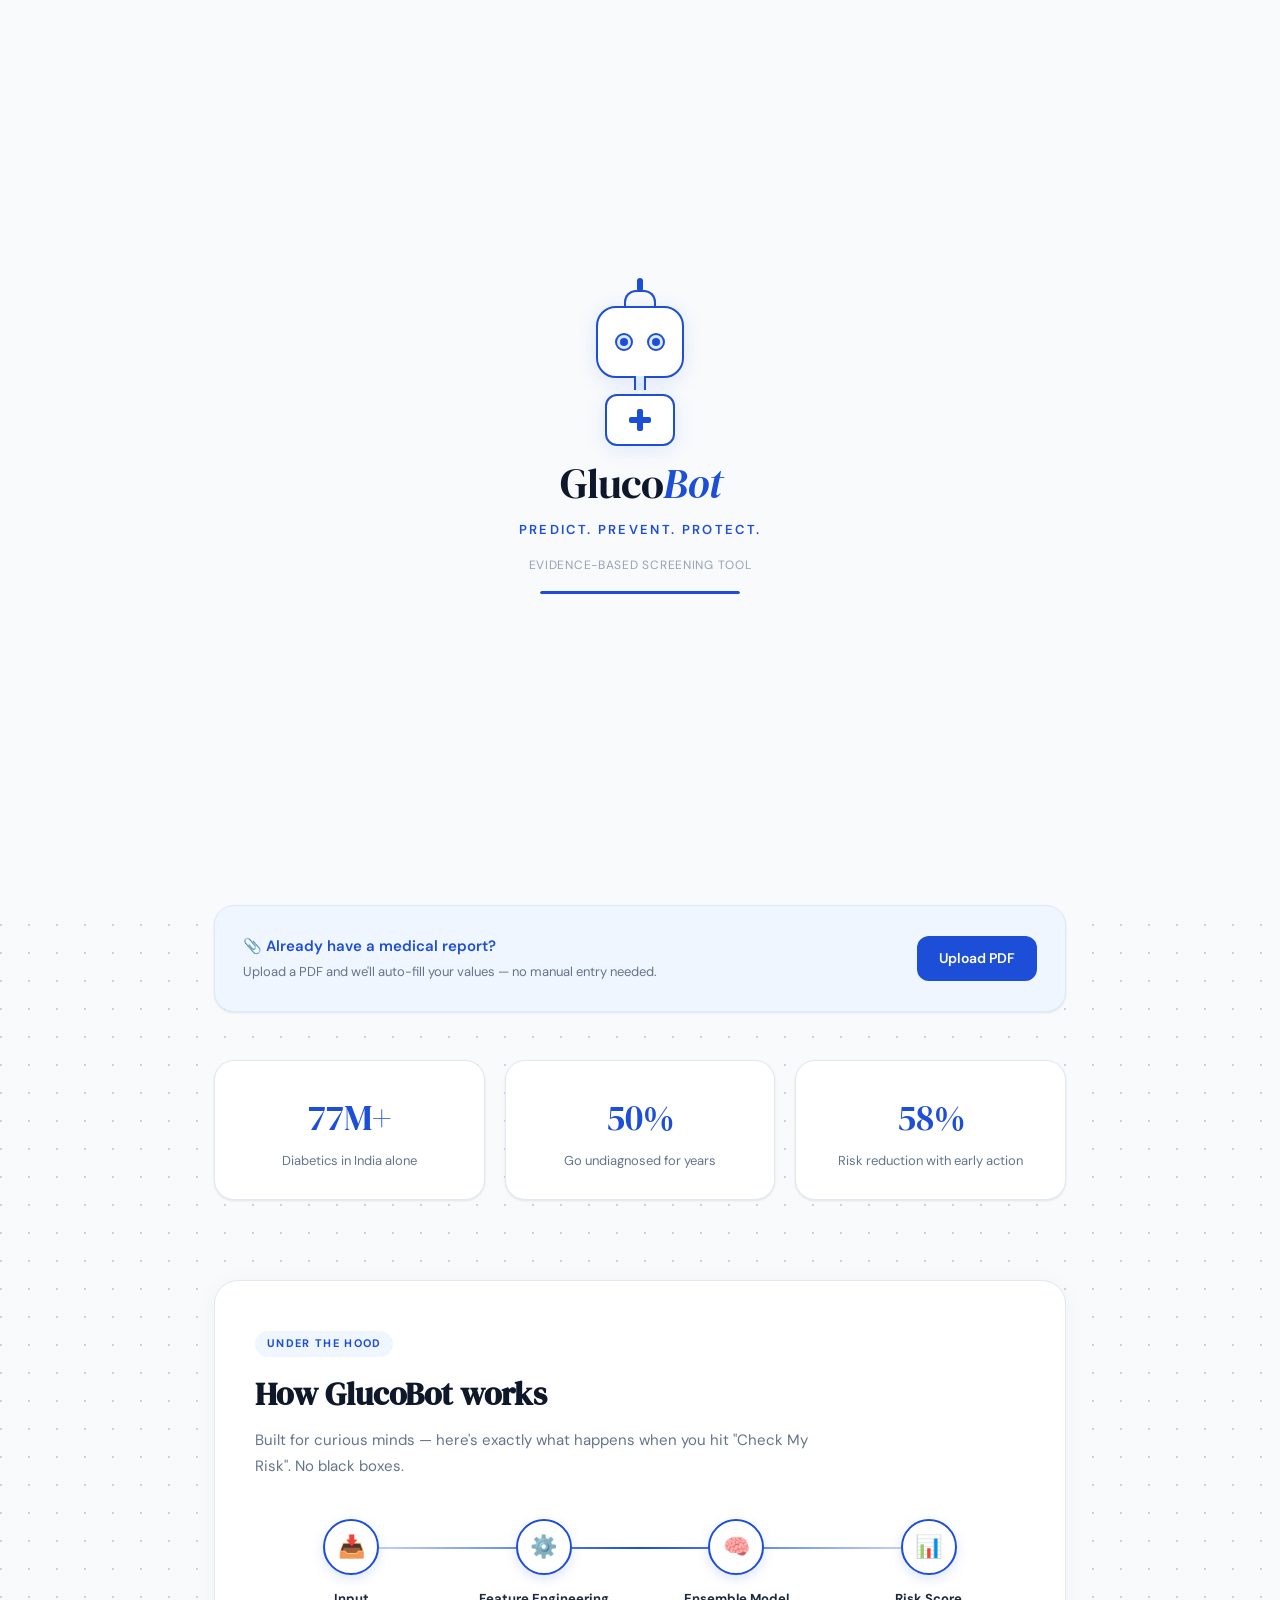
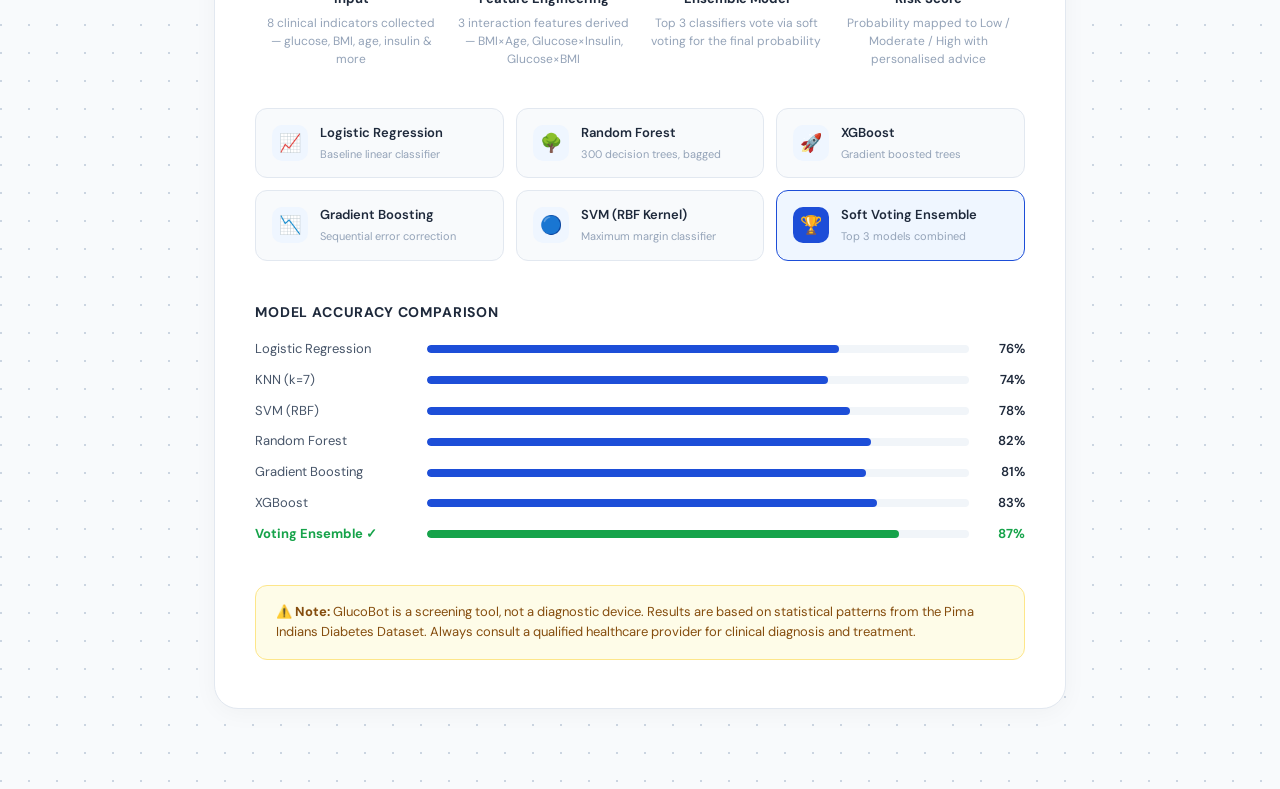
<file: frontend/index.html>
<!DOCTYPE html>
<html lang="en">
<head>
  <meta charset="UTF-8"/>
  <meta name="viewport" content="width=device-width, initial-scale=1.0"/>
  <title>GlucoBot — AI Diabetes Risk Assessment</title>
  <link rel="stylesheet" href="css/style.css"/>
  <style>
    #splash {
      position: fixed; inset: 0; z-index: 9999;
      background: #f8fafc;
      display: flex; flex-direction: column;
      align-items: center; justify-content: center;
      gap: 16px;
      transition: opacity 0.5s ease;
    }
    #splash.fade-out { opacity: 0; pointer-events: none; }

    .robot-wrap { position: relative; width: 120px; height: 140px; }
    .robot-head {
      width: 88px; height: 72px; background: #fff;
      border: 2.5px solid #1d4ed8; border-radius: 20px;
      position: absolute; top: 0; left: 50%; transform: translateX(-50%);
      display: flex; align-items: center; justify-content: center; gap: 14px;
      box-shadow: 0 4px 20px rgba(29,78,216,0.12);
    }
    .robot-head::before {
      content: ''; position: absolute; top: -18px; left: 50%; transform: translateX(-50%);
      width: 32px; height: 18px; border: 2.5px solid #1d4ed8;
      border-bottom: none; border-radius: 12px 12px 0 0;
    }
    .robot-head::after {
      content: ''; position: absolute; top: -30px; left: 50%; transform: translateX(-50%);
      width: 6px; height: 14px; background: #1d4ed8; border-radius: 3px;
    }
    .eye {
      width: 18px; height: 18px; background: #dbeafe;
      border: 2px solid #1d4ed8; border-radius: 50%;
      position: relative; overflow: hidden; animation: blink 3s infinite;
    }
    .eye::after {
      content: ''; width: 8px; height: 8px; background: #1d4ed8;
      border-radius: 50%; position: absolute; top: 3px; left: 3px;
    }
    @keyframes blink {
      0%, 92%, 100% { transform: scaleY(1); }
      95% { transform: scaleY(0.07); }
    }
    .eye:nth-child(2) { animation-delay: 0.08s; }
    .robot-body {
      width: 70px; height: 52px; background: #fff;
      border: 2.5px solid #1d4ed8; border-radius: 12px;
      position: absolute; bottom: 0; left: 50%; transform: translateX(-50%);
      display: flex; align-items: center; justify-content: center;
      box-shadow: 0 4px 20px rgba(29,78,216,0.1);
    }
    .cross { width: 22px; height: 22px; position: relative; }
    .cross::before, .cross::after {
      content: ''; position: absolute; background: #1d4ed8; border-radius: 2px;
    }
    .cross::before { width: 6px; height: 22px; left: 8px; top: 0; }
    .cross::after  { width: 22px; height: 6px; left: 0; top: 8px; }
    .robot-neck {
      width: 12px; height: 14px; background: #dbeafe;
      border-left: 2px solid #1d4ed8; border-right: 2px solid #1d4ed8;
      position: absolute; top: 70px; left: 50%; transform: translateX(-50%);
    }
    .splash-title {
      font-family: 'DM Serif Display', serif;
      font-size: 42px; color: #0f172a; letter-spacing: -1px; line-height: 1;
    }
    .splash-title span { color: #1d4ed8; font-style: italic; }
    .splash-tagline {
      font-family: 'DM Sans', sans-serif;
      font-size: 13px; color: #1d4ed8; font-weight: 600;
      letter-spacing: 0.18em; text-transform: uppercase;
    }
    .splash-sub {
      font-size: 12px; color: #94a3b8; font-weight: 400;
      letter-spacing: 0.06em; text-transform: uppercase;
    }
    .splash-bar {
      width: 200px; height: 3px; background: #e2e8f0;
      border-radius: 99px; overflow: hidden;
    }
    .splash-bar-fill {
      height: 100%; width: 0%; background: #1d4ed8;
      border-radius: 99px; animation: load 2.2s ease forwards;
    }
    @keyframes load { to { width: 100%; } }

    body {
      background-color: #f8fafc;
      background-image: radial-gradient(circle at 1px 1px, #cbd5e1 1px, transparent 0);
      background-size: 28px 28px;
    }

    .hero-grid {
      display: grid; grid-template-columns: 1fr 1fr;
      gap: 48px; align-items: center; padding: 48px 0 56px;
    }
    .hero-visual { display: flex; justify-content: center; align-items: center; }
    .metric-stack { position: relative; width: 300px; height: 300px; }
    .metric-card {
      position: absolute; background: #fff; border: 1px solid #e2e8f0;
      border-radius: 16px; padding: 18px 22px;
      box-shadow: 0 8px 32px rgba(0,0,0,0.08);
      animation: float 4s ease-in-out infinite;
    }
    .metric-card:nth-child(1) { top: 0; left: 0; width: 160px; animation-delay: 0s; }
    .metric-card:nth-child(2) { top: 50px; right: 0; width: 140px; animation-delay: 0.8s; }
    .metric-card:nth-child(3) { bottom: 30px; left: 20px; width: 170px; animation-delay: 1.6s; }
    @keyframes float {
      0%,100% { transform: translateY(0px); }
      50%      { transform: translateY(-10px); }
    }
    .metric-val {
      font-family: 'DM Serif Display', serif;
      font-size: 32px; color: #1d4ed8; line-height: 1;
    }
    .metric-lbl { font-size: 12px; color: #94a3b8; margin-top: 4px; font-weight: 500; }
    .metric-icon { font-size: 22px; margin-bottom: 8px; }
    .metric-trend {
      display: inline-flex; align-items: center; gap: 3px;
      font-size: 11px; font-weight: 600;
      padding: 2px 7px; border-radius: 99px; margin-top: 6px;
    }
    .metric-trend.up { background: #f0fdf4; color: #16a34a; }

    .navbar-brand .logo-icon {
      background: #1d4ed8; color: white; font-size: 20px;
      width: 38px; height: 38px; border-radius: 10px;
      display: flex; align-items: center; justify-content: center;
      box-shadow: 0 2px 8px rgba(29,78,216,0.3);
    }

    /* How it works section */
    .how-section {
      margin-top: 80px;
      padding: 48px 40px;
      background: #fff;
      border: 1px solid #e2e8f0;
      border-radius: 24px;
      box-shadow: 0 4px 24px rgba(0,0,0,0.04);
    }
    .how-section-tag {
      display: inline-block;
      font-size: 11px; font-weight: 700; letter-spacing: 0.12em;
      text-transform: uppercase; color: #1d4ed8;
      background: #eff6ff; padding: 4px 12px;
      border-radius: 99px; margin-bottom: 12px;
    }
    .how-section h2 {
      font-family: 'DM Serif Display', serif;
      font-size: 32px; color: #0f172a; margin-bottom: 8px;
    }
    .how-section .sub {
      font-size: 15px; color: #64748b; max-width: 560px; line-height: 1.7;
      margin-bottom: 40px;
    }
    .pipeline-steps {
      display: grid; grid-template-columns: repeat(4, 1fr);
      gap: 0; position: relative;
    }
    .pipeline-steps::before {
      content: '';
      position: absolute; top: 28px; left: 10%; right: 10%;
      height: 2px; background: linear-gradient(90deg, #dbeafe, #1d4ed8, #dbeafe);
      z-index: 0;
    }
    .pipeline-step { text-align: center; position: relative; z-index: 1; padding: 0 8px; }
    .step-circle {
      width: 56px; height: 56px; border-radius: 50%;
      background: #fff; border: 2px solid #1d4ed8;
      display: flex; align-items: center; justify-content: center;
      margin: 0 auto 14px; font-size: 22px;
      box-shadow: 0 4px 12px rgba(29,78,216,0.15);
    }
    .step-title { font-size: 13px; font-weight: 700; color: #1e293b; margin-bottom: 4px; }
    .step-desc  { font-size: 12px; color: #94a3b8; line-height: 1.5; }

    .models-grid {
      display: grid; grid-template-columns: repeat(3, 1fr);
      gap: 12px; margin-top: 40px;
    }
    .model-chip {
      background: #f8fafc; border: 1px solid #e2e8f0;
      border-radius: 12px; padding: 14px 16px;
      display: flex; align-items: center; gap: 12px;
    }
    .model-chip-icon {
      width: 36px; height: 36px; border-radius: 10px;
      background: #eff6ff; display: flex; align-items: center;
      justify-content: center; font-size: 18px; flex-shrink: 0;
    }
    .model-chip-name { font-size: 13px; font-weight: 600; color: #1e293b; }
    .model-chip-desc { font-size: 11px; color: #94a3b8; margin-top: 2px; }
    .model-chip.winner { border-color: #1d4ed8; background: #eff6ff; }
    .model-chip.winner .model-chip-icon { background: #1d4ed8; }

    .accuracy-bar-wrap { margin-top: 40px; }
    .accuracy-bar-wrap h3 {
      font-size: 14px; font-weight: 700; color: #1e293b;
      margin-bottom: 16px; text-transform: uppercase; letter-spacing: 0.06em;
    }
    .acc-row { display: flex; align-items: center; gap: 12px; margin-bottom: 10px; }
    .acc-label { font-size: 13px; color: #475569; width: 160px; flex-shrink: 0; }
    .acc-bar-bg {
      flex: 1; height: 8px; background: #f1f5f9;
      border-radius: 99px; overflow: hidden;
    }
    .acc-bar-fill {
      height: 100%; border-radius: 99px; background: #1d4ed8;
      transition: width 1s ease;
    }
    .acc-bar-fill.winner { background: #16a34a; }
    .acc-val { font-size: 13px; font-weight: 600; color: #1e293b; width: 44px; text-align: right; }

    .disclaimer-box {
      margin-top: 40px; padding: 16px 20px;
      background: #fefce8; border: 1px solid #fde68a;
      border-radius: 12px; font-size: 13px; color: #854d0e; line-height: 1.6;
    }

    @media (max-width: 768px) {
      .hero-grid { grid-template-columns: 1fr; }
      .hero-visual { display: none; }
      .pipeline-steps { grid-template-columns: 1fr 1fr; gap: 24px; }
      .pipeline-steps::before { display: none; }
      .models-grid { grid-template-columns: 1fr 1fr; }
      .how-section { padding: 32px 20px; }
    }
  </style>
</head>
<body>

  <!-- Splash -->
  <div id="splash">
    <div class="robot-wrap">
      <div class="robot-head">
        <div class="eye"></div>
        <div class="eye"></div>
      </div>
      <div class="robot-neck"></div>
      <div class="robot-body"><div class="cross"></div></div>
    </div>
    <div class="splash-title">Gluco<span>Bot</span></div>
    <div class="splash-tagline">Predict. Prevent. Protect.</div>
    <div class="splash-sub">Evidence-Based Screening Tool</div>
    <div class="splash-bar"><div class="splash-bar-fill"></div></div>
  </div>

  <!-- Navbar -->
  <nav class="navbar">
    <div class="navbar-brand">
      <div class="logo-icon">🩺</div>
      <span>GlucoBot</span>
    </div>
    <ul class="navbar-nav">
      <li><a href="index.html" class="active">Home</a></li>
      <li><a href="scan.html">Risk Scan</a></li>
      <li><a href="chat.html">AI Chat</a></li>
    </ul>
  </nav>

  <div class="page">

    <!-- Hero -->
    <div class="hero-grid">
      <div>
        <div class="badge badge-blue mb-16">Evidence-Based Screening Tool</div>
        <h1 class="display">Early detection<br><em>saves lives.</em></h1>
        <p class="lead mt-16" style="max-width:460px;">
          Over 77 million Indians live with diabetes — most don't know it yet.
          GlucoBot screens your risk in under a minute using clinically validated indicators,
          and tells you what to do next.
        </p>
        <div class="flex gap-12 mt-32">
          <a href="scan.html" class="btn btn-primary btn-lg">Check My Risk →</a>
          <a href="chat.html" class="btn btn-secondary btn-lg">Talk to AI Assistant</a>
        </div>
      </div>

      <div class="hero-visual">
        <div class="metric-stack">
          <div class="metric-card">
            <div class="metric-icon">🩸</div>
            <div class="metric-val">77M+</div>
            <div class="metric-lbl">Indians with diabetes</div>
            <div class="metric-trend up">↑ Rising each year</div>
          </div>
          <div class="metric-card">
            <div class="metric-icon">⚡</div>
            <div class="metric-val">&lt;1min</div>
            <div class="metric-lbl">To get your result</div>
          </div>
          <div class="metric-card">
            <div class="metric-icon">🛡️</div>
            <div class="metric-val">58%</div>
            <div class="metric-lbl">Risk drop with early action</div>
            <div class="metric-trend up">↑ Clinically proven</div>
          </div>
        </div>
      </div>
    </div>

    <div class="divider"></div>

    <!-- Feature cards -->
    <div style="display:grid; grid-template-columns:repeat(3,1fr); gap:20px; margin-top:32px;">
      <a href="scan.html" class="card card-hover" style="display:block;">
        <div style="font-size:32px; margin-bottom:14px;">🔬</div>
        <div style="font-weight:600; font-size:16px; margin-bottom:6px;">Risk Screening</div>
        <div style="font-size:14px; color:var(--gray-500); line-height:1.6;">
          Answer a few health questions and get your personalised diabetes risk score instantly.
        </div>
      </a>
      <a href="chat.html" class="card card-hover" style="display:block;">
        <div style="font-size:32px; margin-bottom:14px;">💬</div>
        <div style="font-weight:600; font-size:16px; margin-bottom:6px;">Health Assistant</div>
        <div style="font-size:14px; color:var(--gray-500); line-height:1.6;">
          Get plain-language answers about your results, symptoms, diet, and next steps.
        </div>
      </a>
      <div class="card" style="opacity:0.65;">
        <div style="font-size:32px; margin-bottom:14px;">📄</div>
        <div style="font-weight:600; font-size:16px; margin-bottom:6px;">Health Report</div>
        <div style="font-size:14px; color:var(--gray-500); line-height:1.6;">
          Download a full PDF report with your results and personalised recommendations.
        </div>
      </div>
    </div>

    <!-- Upload PDF -->
    <div class="card mt-32" style="background:var(--blue-pale); border-color:var(--blue-mid);">
      <div class="flex items-center justify-between">
        <div>
          <div style="font-weight:600; font-size:15px; color:var(--blue); margin-bottom:4px;">
            📎 Already have a medical report?
          </div>
          <div style="font-size:13px; color:var(--gray-500);">
            Upload a PDF and we'll auto-fill your values — no manual entry needed.
          </div>
        </div>
        <label class="btn btn-primary" style="cursor:pointer;">
          Upload PDF
          <input type="file" id="pdfUpload" accept=".pdf" style="display:none"/>
        </label>
      </div>
      <div id="pdfAlert" class="alert mt-12"></div>
    </div>

    <!-- Medical stats strip -->
    <div style="display:grid; grid-template-columns:repeat(3,1fr); gap:20px; margin-top:48px; text-align:center;">
      <div class="card">
        <div style="font-family:var(--font-serif); font-size:36px; color:var(--blue);">77M+</div>
        <div style="font-size:13px; color:var(--gray-500); margin-top:4px;">Diabetics in India alone</div>
      </div>
      <div class="card">
        <div style="font-family:var(--font-serif); font-size:36px; color:var(--blue);">50%</div>
        <div style="font-size:13px; color:var(--gray-500); margin-top:4px;">Go undiagnosed for years</div>
      </div>
      <div class="card">
        <div style="font-family:var(--font-serif); font-size:36px; color:var(--blue);">58%</div>
        <div style="font-size:13px; color:var(--gray-500); margin-top:4px;">Risk reduction with early action</div>
      </div>
    </div>

    <!-- ── How GlucoBot Works (for tech folks) ── -->
    <div class="how-section">
      <div class="how-section-tag">Under the Hood</div>
      <h2>How GlucoBot works</h2>
      <p class="sub">
        Built for curious minds — here's exactly what happens when you hit "Check My Risk".
        No black boxes.
      </p>

      <!-- Pipeline -->
      <div class="pipeline-steps">
        <div class="pipeline-step">
          <div class="step-circle">📥</div>
          <div class="step-title">Input</div>
          <div class="step-desc">8 clinical indicators collected — glucose, BMI, age, insulin & more</div>
        </div>
        <div class="pipeline-step">
          <div class="step-circle">⚙️</div>
          <div class="step-title">Feature Engineering</div>
          <div class="step-desc">3 interaction features derived — BMI×Age, Glucose×Insulin, Glucose×BMI</div>
        </div>
        <div class="pipeline-step">
          <div class="step-circle">🧠</div>
          <div class="step-title">Ensemble Model</div>
          <div class="step-desc">Top 3 classifiers vote via soft voting for the final probability</div>
        </div>
        <div class="pipeline-step">
          <div class="step-circle">📊</div>
          <div class="step-title">Risk Score</div>
          <div class="step-desc">Probability mapped to Low / Moderate / High with personalised advice</div>
        </div>
      </div>

      <!-- Models grid -->
      <div class="models-grid">
        <div class="model-chip">
          <div class="model-chip-icon">📈</div>
          <div>
            <div class="model-chip-name">Logistic Regression</div>
            <div class="model-chip-desc">Baseline linear classifier</div>
          </div>
        </div>
        <div class="model-chip">
          <div class="model-chip-icon">🌳</div>
          <div>
            <div class="model-chip-name">Random Forest</div>
            <div class="model-chip-desc">300 decision trees, bagged</div>
          </div>
        </div>
        <div class="model-chip">
          <div class="model-chip-icon">🚀</div>
          <div>
            <div class="model-chip-name">XGBoost</div>
            <div class="model-chip-desc">Gradient boosted trees</div>
          </div>
        </div>
        <div class="model-chip">
          <div class="model-chip-icon">📉</div>
          <div>
            <div class="model-chip-name">Gradient Boosting</div>
            <div class="model-chip-desc">Sequential error correction</div>
          </div>
        </div>
        <div class="model-chip">
          <div class="model-chip-icon">🔵</div>
          <div>
            <div class="model-chip-name">SVM (RBF Kernel)</div>
            <div class="model-chip-desc">Maximum margin classifier</div>
          </div>
        </div>
        <div class="model-chip winner">
          <div class="model-chip-icon">🏆</div>
          <div>
            <div class="model-chip-name">Soft Voting Ensemble</div>
            <div class="model-chip-desc">Top 3 models combined</div>
          </div>
        </div>
      </div>

      <!-- Accuracy bars -->
      <div class="accuracy-bar-wrap">
        <h3>Model Accuracy Comparison</h3>
        <div class="acc-row">
          <div class="acc-label">Logistic Regression</div>
          <div class="acc-bar-bg"><div class="acc-bar-fill" style="width:76%"></div></div>
          <div class="acc-val">76%</div>
        </div>
        <div class="acc-row">
          <div class="acc-label">KNN (k=7)</div>
          <div class="acc-bar-bg"><div class="acc-bar-fill" style="width:74%"></div></div>
          <div class="acc-val">74%</div>
        </div>
        <div class="acc-row">
          <div class="acc-label">SVM (RBF)</div>
          <div class="acc-bar-bg"><div class="acc-bar-fill" style="width:78%"></div></div>
          <div class="acc-val">78%</div>
        </div>
        <div class="acc-row">
          <div class="acc-label">Random Forest</div>
          <div class="acc-bar-bg"><div class="acc-bar-fill" style="width:82%"></div></div>
          <div class="acc-val">82%</div>
        </div>
        <div class="acc-row">
          <div class="acc-label">Gradient Boosting</div>
          <div class="acc-bar-bg"><div class="acc-bar-fill" style="width:81%"></div></div>
          <div class="acc-val">81%</div>
        </div>
        <div class="acc-row">
          <div class="acc-label">XGBoost</div>
          <div class="acc-bar-bg"><div class="acc-bar-fill" style="width:83%"></div></div>
          <div class="acc-val">83%</div>
        </div>
        <div class="acc-row">
          <div class="acc-label" style="font-weight:700; color:#16a34a;">Voting Ensemble ✓</div>
          <div class="acc-bar-bg"><div class="acc-bar-fill winner" style="width:87%"></div></div>
          <div class="acc-val" style="color:#16a34a; font-weight:700;">87%</div>
        </div>
      </div>

      <!-- Tech disclaimer -->
      <div class="disclaimer-box">
        ⚠️ <strong>Note:</strong> GlucoBot is a screening tool, not a diagnostic device.
        Results are based on statistical patterns from the Pima Indians Diabetes Dataset.
        Always consult a qualified healthcare provider for clinical diagnosis and treatment.
      </div>
    </div>

  </div>

  <script>
    const API = "https://glucobot-api.onrender.com";

    window.addEventListener("load", () => {
      setTimeout(() => {
        const s = document.getElementById("splash");
        s.classList.add("fade-out");
        setTimeout(() => s.remove(), 500);
      }, 2600);
    });

    document.getElementById("pdfUpload").addEventListener("change", async (e) => {
      const file = e.target.files[0];
      if (!file) return;
      const alertEl = document.getElementById("pdfAlert");
      alertEl.className = "alert alert-info show mt-12";
      alertEl.textContent = "Reading PDF...";
      const form = new FormData();
      form.append("file", file);
      try {
        const res = await fetch(`${API}/parse-pdf`, { method: "POST", body: form });
        const data = await res.json();
        if (data.success) {
          localStorage.setItem("glucobot_prefill", JSON.stringify(data.values));
          alertEl.className = "alert alert-success show mt-12";
          alertEl.textContent = "✅ Values extracted! Redirecting to Risk Scan...";
          setTimeout(() => window.location.href = "scan.html", 1200);
        } else {
          alertEl.className = "alert alert-warning show mt-12";
          alertEl.textContent = "⚠️ " + data.error;
        }
      } catch {
        alertEl.className = "alert alert-danger show mt-12";
        alertEl.textContent = "❌ Could not connect to backend.";
      }
    });
  </script>

</body>
</html>
</file>
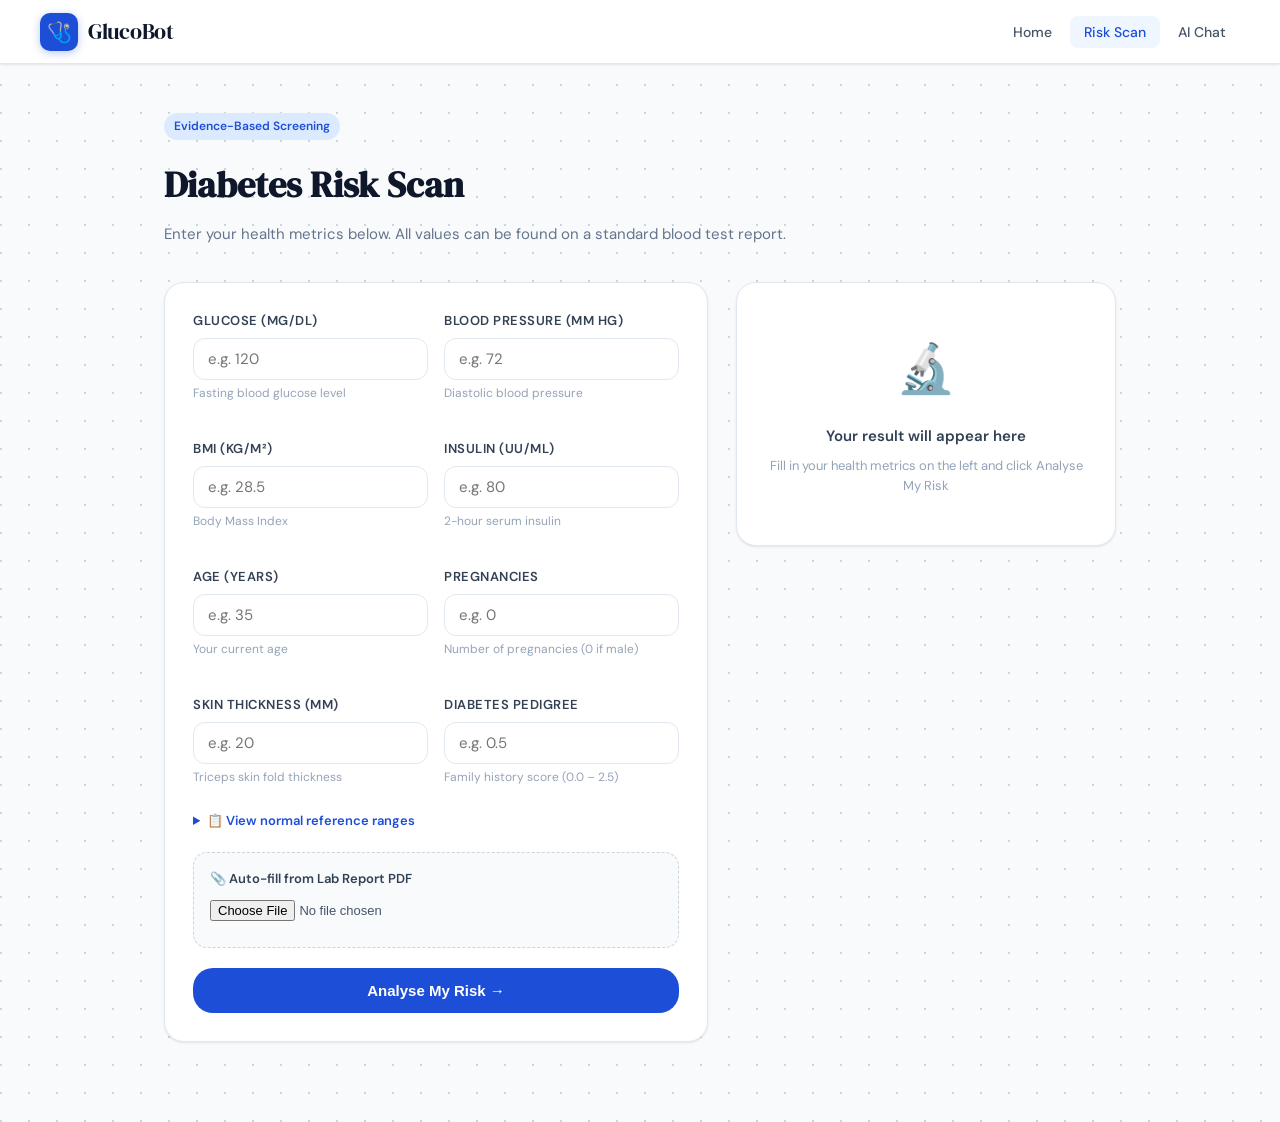
<file: frontend/scan.html>
<!DOCTYPE html>
<html lang="en">
<head>
  <meta charset="UTF-8"/>
  <meta name="viewport" content="width=device-width, initial-scale=1.0"/>
  <title>GlucoBot — Risk Scan</title>
  <link rel="stylesheet" href="css/style.css"/>
  <style>
    body {
      background-color: #f8fafc;
      background-image: radial-gradient(circle at 1px 1px, #cbd5e1 1px, transparent 0);
      background-size: 28px 28px;
    }
    .navbar-brand .logo-icon {
      background: #1d4ed8; color: white; font-size: 20px;
      width: 38px; height: 38px; border-radius: 10px;
      display: flex; align-items: center; justify-content: center;
      box-shadow: 0 2px 8px rgba(29,78,216,0.3);
    }

    /* Gauge */
    .gauge-container {
      display: none;
      flex-direction: column; align-items: center;
      padding: 32px 0 16px;
    }
    .gauge-container.show { display: flex; }
    #gaugeCanvas { width: 220px; height: 220px; }
    .gauge-label {
      margin-top: 8px; font-size: 12px; font-weight: 700;
      text-transform: uppercase; letter-spacing: 0.1em; color: var(--gray-400);
    }

    /* Result block */
    .result-block {
      display: none; border-radius: 20px;
      padding: 28px; text-align: center; margin-top: 24px;
    }
    .result-block.show { display: block; }
    .result-block.low    { background: #f0fdf4; border: 1px solid #bbf7d0; }
    .result-block.medium { background: #fefce8; border: 1px solid #fde68a; }
    .result-block.high   { background: #fef2f2; border: 1px solid #fecaca; }
    .result-pct {
      font-family: var(--font-serif); font-size: 72px; line-height: 1;
      margin-bottom: 6px;
    }
    .result-block.low    .result-pct { color: #16a34a; }
    .result-block.medium .result-pct { color: #ca8a04; }
    .result-block.high   .result-pct { color: #dc2626; }
    .result-label {
      font-size: 14px; font-weight: 700; text-transform: uppercase;
      letter-spacing: 0.1em; opacity: 0.7; margin-bottom: 16px;
    }
    .result-desc { font-size: 14px; line-height: 1.7; max-width: 340px; margin: 0 auto 20px; }

    /* Ref ranges tooltip */
    .ref-table { width: 100%; border-collapse: collapse; margin-top: 8px; }
    .ref-table td {
      padding: 7px 10px; font-size: 12px;
      border-bottom: 1px solid var(--gray-100);
    }
    .ref-table tr:last-child td { border-bottom: none; }
    .ref-table td:first-child { color: var(--gray-500); }
    .ref-table td:last-child { color: var(--gray-700); font-weight: 500; text-align: right; }
  </style>
</head>
<body>

  <nav class="navbar">
    <div class="navbar-brand">
      <div class="logo-icon">🩺</div>
      <span>GlucoBot</span>
    </div>
    <ul class="navbar-nav">
      <li><a href="index.html">Home</a></li>
      <li><a href="scan.html" class="active">Risk Scan</a></li>
      <li><a href="chat.html">AI Chat</a></li>
    </ul>
  </nav>

  <div style="max-width:1000px; margin:0 auto; padding:48px 24px 80px;">

    <div class="badge badge-blue mb-16">Evidence-Based Screening</div>
    <h1 style="font-family:var(--font-serif); font-size:36px; color:var(--gray-900); margin-bottom:8px;">
      Diabetes Risk Scan
    </h1>
    <p style="font-size:15px; color:var(--gray-500); margin-bottom:36px;">
      Enter your health metrics below. All values can be found on a standard blood test report.
    </p>

    <div style="display:grid; grid-template-columns:1fr 380px; gap:28px; align-items:start;">

      <!-- Left: Form -->
      <div class="card">
        <div id="formAlert" class="alert mb-16"></div>

        <div class="form-grid">
          <div class="form-group">
            <label class="form-label">Glucose (mg/dL)</label>
            <input type="number" id="glucose" class="form-input" placeholder="e.g. 120" min="0" max="300"/>
            <div class="form-hint">Fasting blood glucose level</div>
          </div>
          <div class="form-group">
            <label class="form-label">Blood Pressure (mm Hg)</label>
            <input type="number" id="bp" class="form-input" placeholder="e.g. 72" min="0" max="180"/>
            <div class="form-hint">Diastolic blood pressure</div>
          </div>
          <div class="form-group">
            <label class="form-label">BMI (kg/m²)</label>
            <input type="number" id="bmi" class="form-input" placeholder="e.g. 28.5" step="0.1" min="0" max="70"/>
            <div class="form-hint">Body Mass Index</div>
          </div>
          <div class="form-group">
            <label class="form-label">Insulin (uU/mL)</label>
            <input type="number" id="insulin" class="form-input" placeholder="e.g. 80" min="0" max="900"/>
            <div class="form-hint">2-hour serum insulin</div>
          </div>
          <div class="form-group">
            <label class="form-label">Age (years)</label>
            <input type="number" id="age" class="form-input" placeholder="e.g. 35" min="1" max="120"/>
            <div class="form-hint">Your current age</div>
          </div>
          <div class="form-group">
            <label class="form-label">Pregnancies</label>
            <input type="number" id="pregnancies" class="form-input" placeholder="e.g. 0" min="0" max="20"/>
            <div class="form-hint">Number of pregnancies (0 if male)</div>
          </div>
          <div class="form-group">
            <label class="form-label">Skin Thickness (mm)</label>
            <input type="number" id="skin" class="form-input" placeholder="e.g. 20" min="0" max="100"/>
            <div class="form-hint">Triceps skin fold thickness</div>
          </div>
          <div class="form-group">
            <label class="form-label">Diabetes Pedigree</label>
            <input type="number" id="dpf" class="form-input" placeholder="e.g. 0.5" step="0.001" min="0" max="3"/>
            <div class="form-hint">Family history score (0.0 – 2.5)</div>
          </div>
        </div>

        <!-- Reference ranges toggle -->
        <details style="margin-top:4px; margin-bottom:20px;">
          <summary style="font-size:13px; color:var(--blue); cursor:pointer; font-weight:600;">
            📋 View normal reference ranges
          </summary>
          <table class="ref-table">
            <tr><td>Fasting Glucose</td><td>70 – 99 mg/dL</td></tr>
            <tr><td>Blood Pressure (diastolic)</td><td>60 – 80 mm Hg</td></tr>
            <tr><td>BMI</td><td>18.5 – 24.9 kg/m²</td></tr>
            <tr><td>Insulin</td><td>16 – 166 uU/mL</td></tr>
            <tr><td>Skin Thickness</td><td>10 – 40 mm</td></tr>
            <tr><td>Diabetes Pedigree</td><td>0.0 – 0.5 (low family risk)</td></tr>
          </table>
        </details>
        <!-- PDF Upload -->
<div style="margin-bottom:20px; padding:16px; background:#f8fafc; border:1.5px dashed #cbd5e1; border-radius:14px;">
  <div style="font-size:13px; font-weight:600; color:var(--gray-700); margin-bottom:8px;">📎 Auto-fill from Lab Report PDF</div>
  <input type="file" id="pdfUpload" accept=".pdf" style="font-size:13px; color:var(--gray-600);" onchange="uploadPDF(this)"/>
  <div id="pdfStatus" style="font-size:12px; margin-top:8px; color:var(--gray-400);"></div>
</div>

        <button id="scanBtn" class="btn btn-primary btn-full btn-lg" onclick="runScan()">
          <span id="btnText">Analyse My Risk →</span>
          <div id="btnSpinner" class="spinner" style="display:none;"></div>
        </button>
      </div>

      <!-- Right: Result -->
      <div>
        <!-- Placeholder -->
        <div id="resultPlaceholder" class="card" style="text-align:center; padding:48px 24px;">
          <div style="font-size:48px; margin-bottom:16px;">🔬</div>
          <div style="font-size:15px; font-weight:600; color:var(--gray-700); margin-bottom:8px;">
            Your result will appear here
          </div>
          <div style="font-size:13px; color:var(--gray-400); line-height:1.6;">
            Fill in your health metrics on the left and click Analyse My Risk
          </div>
        </div>

        <!-- Gauge + result -->
        <div id="gaugeWrap" class="card" style="display:none;">
          <div class="gauge-container show">
            <canvas id="gaugeCanvas" width="220" height="220"></canvas>
            <div class="gauge-label" id="gaugeLabel">Analysing...</div>
          </div>

          <div id="resultBlock" class="result-block">
            <div class="result-pct" id="resultPct">—</div>
            <div class="result-label" id="resultLabel">—</div>
            <div class="result-desc" id="resultDesc">—</div>
            <div style="display:flex; gap:10px; justify-content:center; flex-wrap:wrap;">
              <a href="chat.html" class="btn btn-secondary">💬 Ask AI Assistant</a>
              <button class="btn btn-primary" onclick="downloadReport()">📄 Download Report</button>
            </div>
          </div>
        </div>

      </div>
    </div>
  </div>

  <script>
    const API = "https://glucobot-api.onrender.com";
    let lastResult = null;
    let lastInputs = null;

    // Prefill from PDF upload if available
    window.addEventListener("load", () => {
  const prefill = localStorage.getItem("glucobot_prefill");
  if (prefill) {
    const v = JSON.parse(prefill);
    if (v.glucose)        document.getElementById("glucose").value     = v.glucose;
    if (v.blood_pressure) document.getElementById("bp").value          = v.blood_pressure;
    if (v.bmi)            document.getElementById("bmi").value         = v.bmi;
    if (v.insulin)        document.getElementById("insulin").value     = v.insulin;
    if (v.age)            document.getElementById("age").value         = v.age;
    if (v.pregnancies)    document.getElementById("pregnancies").value = v.pregnancies;
    if (v.skin_thickness) document.getElementById("skin").value        = v.skin_thickness;
    if (v.dpf)            document.getElementById("dpf").value         = v.dpf;
    localStorage.removeItem("glucobot_prefill");
  }
});

async function uploadPDF(input) {
  const file = input.files[0];
  if (!file) return;
  const status = document.getElementById("pdfStatus");
  status.style.color = "#94a3b8";
  status.textContent = "Reading PDF...";

  const formData = new FormData();
  formData.append("file", file);

  try {
    const res  = await fetch(`${API}/parse-pdf`, { method: "POST", body: formData });
    const data = await res.json();

    if (!data.success) {
      status.style.color = "#dc2626";
      status.textContent = "❌ " + data.error;
      return;
    }

    const v = data.values;
    if (v.glucose)        document.getElementById("glucose").value     = v.glucose;
    if (v.blood_pressure) document.getElementById("bp").value          = v.blood_pressure;
    if (v.bmi)            document.getElementById("bmi").value         = v.bmi;
    if (v.insulin)        document.getElementById("insulin").value     = v.insulin;
    if (v.age)            document.getElementById("age").value         = v.age;
    if (v.pregnancies)    document.getElementById("pregnancies").value = v.pregnancies;
    if (v.skin_thickness) document.getElementById("skin").value        = v.skin_thickness;
    if (v.dpf)            document.getElementById("dpf").value         = v.dpf;

    const filled = Object.values(v).filter(x => x !== null).length;
    status.style.color = "#16a34a";
    status.textContent = `✅ ${filled}/8 fields filled from PDF`;
  } catch {
    status.style.color = "#dc2626";
    status.textContent = "❌ Could not connect to backend.";
  }
}
    function getInputs() {
      return {
        pregnancies:    parseFloat(document.getElementById("pregnancies").value) || 0,
        glucose:        parseFloat(document.getElementById("glucose").value),
        blood_pressure: parseFloat(document.getElementById("bp").value),
        skin_thickness: parseFloat(document.getElementById("skin").value) || 0,
        insulin:        parseFloat(document.getElementById("insulin").value) || 0,
        bmi:            parseFloat(document.getElementById("bmi").value),
        dpf:            parseFloat(document.getElementById("dpf").value) || 0.5,
        age:            parseFloat(document.getElementById("age").value),
      };
    }

    function validate(inputs) {
      if (!inputs.glucose || !inputs.blood_pressure || !inputs.bmi || !inputs.age) {
        return "Please fill in at least Glucose, Blood Pressure, BMI and Age.";
      }
      if (inputs.glucose < 50 || inputs.glucose > 300) return "Glucose value seems out of range (50–300).";
      if (inputs.bmi < 10 || inputs.bmi > 70)          return "BMI value seems out of range (10–70).";
      if (inputs.age < 1 || inputs.age > 120)           return "Age value seems out of range.";
      return null;
    }

    function drawGauge(pct, color) {
      const canvas = document.getElementById("gaugeCanvas");
      const ctx    = canvas.getContext("2d");
      const cx = 110, cy = 110, r = 88;
      ctx.clearRect(0, 0, 220, 220);

      // Track
      ctx.beginPath();
      ctx.arc(cx, cy, r, Math.PI, 2 * Math.PI);
      ctx.strokeStyle = "#f1f5f9";
      ctx.lineWidth = 18;
      ctx.lineCap = "round";
      ctx.stroke();

      // Fill
      const angle = Math.PI + (pct / 100) * Math.PI;
      ctx.beginPath();
      ctx.arc(cx, cy, r, Math.PI, angle);
      ctx.strokeStyle = color;
      ctx.lineWidth = 18;
      ctx.lineCap = "round";
      ctx.stroke();

      // Center text
      ctx.fillStyle = color;
      ctx.font = "bold 32px 'DM Serif Display', serif";
      ctx.textAlign = "center";
      ctx.textBaseline = "middle";
      ctx.fillText(pct.toFixed(1) + "%", cx, cy - 10);
      ctx.fillStyle = "#94a3b8";
      ctx.font = "500 12px 'DM Sans', sans-serif";
      ctx.fillText("RISK SCORE", cx, cy + 22);
    }

    async function runScan() {
      const inputs = getInputs();
      const err    = validate(inputs);
      const alertEl = document.getElementById("formAlert");

      if (err) {
        alertEl.className = "alert alert-warning show mb-16";
        alertEl.textContent = "⚠️ " + err;
        return;
      }
      alertEl.className = "alert mb-16";

      // Show loading
      document.getElementById("scanBtn").disabled = true;
      document.getElementById("btnText").textContent = "Analysing...";
      document.getElementById("btnSpinner").style.display = "inline-block";
      document.getElementById("resultPlaceholder").style.display = "none";
      document.getElementById("gaugeWrap").style.display = "block";
      document.getElementById("resultBlock").className = "result-block";
      document.getElementById("gaugeLabel").textContent = "Analysing...";
      drawGauge(0, "#e2e8f0");

      try {
        const res  = await fetch(`${API}/predict`, {
          method: "POST",
          headers: { "Content-Type": "application/json" },
          body: JSON.stringify(inputs)
        });
        const data = await res.json();

        lastResult = data;
        lastInputs = inputs;

        // Animate gauge
        const colors = { "LOW RISK": "#16a34a", "MODERATE RISK": "#ca8a04", "HIGH RISK": "#dc2626" };
        const color  = colors[data.label];
        let current  = 0;
        const target = data.percentage;
        const step   = target / 60;
        const timer  = setInterval(() => {
          current = Math.min(current + step, target);
          drawGauge(current, color);
          if (current >= target) {
            clearInterval(timer);
            showResult(data, color);
          }
        }, 16);

      } catch {
        alertEl.className = "alert alert-danger show mb-16";
        alertEl.textContent = "❌ Could not connect to backend. Make sure FastAPI is running.";
        document.getElementById("resultPlaceholder").style.display = "block";
        document.getElementById("gaugeWrap").style.display = "none";
      } finally {
        document.getElementById("scanBtn").disabled = false;
        document.getElementById("btnText").textContent = "Analyse My Risk →";
        document.getElementById("btnSpinner").style.display = "none";
      }
    }

    function showResult(data, color) {
      const descs = {
        "LOW RISK":      "Your indicators suggest a low likelihood of diabetes. Keep up the healthy habits and schedule a check-up yearly.",
        "MODERATE RISK": "Some indicators are elevated. Lifestyle changes now can significantly reduce your risk. Consider seeing a doctor.",
        "HIGH RISK":     "Several indicators are in the high-risk range. Please consult a healthcare provider as soon as possible.",
      };
      const classes = { "LOW RISK": "low", "MODERATE RISK": "medium", "HIGH RISK": "high" };

      document.getElementById("gaugeLabel").textContent = data.label;
      document.getElementById("resultPct").textContent  = data.percentage.toFixed(1) + "%";
      document.getElementById("resultLabel").textContent = data.label;
      document.getElementById("resultDesc").textContent  = descs[data.label];

      const block = document.getElementById("resultBlock");
      block.className = `result-block show ${classes[data.label]}`;

      // Save to session for report page
      sessionStorage.setItem("glucobot_result", JSON.stringify({
        inputs: lastInputs, probability: data.probability, label: data.label
      }));
    }

    async function downloadReport() {
      if (!lastResult) return;
      try {
        const res = await fetch(`${API}/report`, {
          method: "POST",
          headers: { "Content-Type": "application/json" },
          body: JSON.stringify({
            inputs: lastInputs,
            probability: lastResult.probability,
            label: lastResult.label
          })
        });
        const blob = await res.blob();
        const url  = URL.createObjectURL(blob);
        const a    = document.createElement("a");
        a.href = url; a.download = "GlucoBot_Report.pdf";
        a.click(); URL.revokeObjectURL(url);
      } catch {
        alert("Could not generate report. Make sure the backend is running.");
      }
    }
  </script>

</body>
</html>
</file>
<file: frontend/css/style.css>
@import url('https://fonts.googleapis.com/css2?family=DM+Sans:ital,opsz,wght@0,9..40,300;0,9..40,400;0,9..40,500;0,9..40,600;0,9..40,700;1,9..40,300&family=DM+Serif+Display:ital@0;1&display=swap');

/* ── Variables ──────────────────────────────────────────────────────── */
:root {
  --blue:       #1d4ed8;
  --blue-light: #3b82f6;
  --blue-pale:  #eff6ff;
  --blue-mid:   #dbeafe;
  --green:      #16a34a;
  --green-pale: #f0fdf4;
  --yellow:     #ca8a04;
  --yellow-pale:#fefce8;
  --red:        #dc2626;
  --red-pale:   #fef2f2;
  --gray-50:    #f8fafc;
  --gray-100:   #f1f5f9;
  --gray-200:   #e2e8f0;
  --gray-300:   #cbd5e1;
  --gray-400:   #94a3b8;
  --gray-500:   #64748b;
  --gray-600:   #475569;
  --gray-700:   #334155;
  --gray-800:   #1e293b;
  --gray-900:   #0f172a;
  --white:      #ffffff;
  --radius-sm:  8px;
  --radius:     12px;
  --radius-lg:  20px;
  --shadow-sm:  0 1px 3px rgba(0,0,0,0.06), 0 1px 2px rgba(0,0,0,0.04);
  --shadow:     0 4px 16px rgba(0,0,0,0.08), 0 1px 4px rgba(0,0,0,0.04);
  --shadow-lg:  0 20px 48px rgba(0,0,0,0.1), 0 4px 12px rgba(0,0,0,0.05);
  --font-sans:  'DM Sans', sans-serif;
  --font-serif: 'DM Serif Display', serif;
}

/* ── Reset ──────────────────────────────────────────────────────────── */
*, *::before, *::after { box-sizing: border-box; margin: 0; padding: 0; }
html { scroll-behavior: smooth; }
body {
  font-family: var(--font-sans);
  background: var(--gray-50);
  color: var(--gray-800);
  line-height: 1.6;
  min-height: 100vh;
}
a { text-decoration: none; color: inherit; }

/* ── Navbar ─────────────────────────────────────────────────────────── */
.navbar {
  background: var(--white);
  border-bottom: 1px solid var(--gray-200);
  padding: 0 40px;
  height: 64px;
  display: flex;
  align-items: center;
  justify-content: space-between;
  position: sticky;
  top: 0;
  z-index: 100;
  box-shadow: var(--shadow-sm);
}
.navbar-brand {
  display: flex;
  align-items: center;
  gap: 10px;
}
.navbar-brand .logo-icon {
  width: 36px; height: 36px;
  background: var(--blue);
  border-radius: 10px;
  display: flex; align-items: center; justify-content: center;
  color: white; font-size: 18px;
}
.navbar-brand span {
  font-family: var(--font-serif);
  font-size: 22px;
  color: var(--gray-900);
  letter-spacing: -0.3px;
}
.navbar-nav {
  display: flex;
  align-items: center;
  gap: 4px;
  list-style: none;
}
.navbar-nav a {
  padding: 7px 14px;
  border-radius: var(--radius-sm);
  font-size: 14px;
  font-weight: 500;
  color: var(--gray-600);
  transition: all 0.15s;
}
.navbar-nav a:hover, .navbar-nav a.active {
  background: var(--blue-pale);
  color: var(--blue);
}

/* ── Page wrapper ───────────────────────────────────────────────────── */
.page { max-width: 900px; margin: 0 auto; padding: 48px 24px 80px; }
.page-sm { max-width: 640px; margin: 0 auto; padding: 48px 24px 80px; }

/* ── Typography ─────────────────────────────────────────────────────── */
.display { font-family: var(--font-serif); font-size: 48px; line-height: 1.1; letter-spacing: -1px; color: var(--gray-900); }
.display em { color: var(--blue); font-style: italic; }
.lead { font-size: 18px; color: var(--gray-500); font-weight: 300; line-height: 1.7; }
.section-title { font-size: 22px; font-weight: 600; color: var(--gray-900); margin-bottom: 20px; }
.caption { font-size: 13px; color: var(--gray-400); }

/* ── Buttons ────────────────────────────────────────────────────────── */
.btn {
  display: inline-flex; align-items: center; justify-content: center; gap: 8px;
  padding: 11px 22px;
  border-radius: var(--radius);
  font-size: 14px; font-weight: 600;
  cursor: pointer; border: none;
  transition: all 0.18s;
  white-space: nowrap;
}
.btn-primary {
  background: var(--blue);
  color: white;
}
.btn-primary:hover { background: #1e40af; transform: translateY(-1px); box-shadow: 0 4px 12px rgba(29,78,216,0.3); }
.btn-secondary {
  background: var(--white);
  color: var(--gray-700);
  border: 1.5px solid var(--gray-200);
}
.btn-secondary:hover { background: var(--gray-50); border-color: var(--gray-300); }
.btn-lg { padding: 14px 28px; font-size: 15px; border-radius: var(--radius-lg); }
.btn-full { width: 100%; }
.btn:disabled { opacity: 0.55; cursor: not-allowed; transform: none !important; }

/* ── Cards ──────────────────────────────────────────────────────────── */
.card {
  background: var(--white);
  border: 1px solid var(--gray-200);
  border-radius: var(--radius-lg);
  padding: 28px;
  box-shadow: var(--shadow-sm);
}
.card-hover {
  transition: all 0.2s;
}
.card-hover:hover {
  box-shadow: var(--shadow);
  border-color: var(--blue-light);
  transform: translateY(-2px);
}

/* ── Form Elements ──────────────────────────────────────────────────── */
.form-group { margin-bottom: 20px; }
.form-label {
  display: block;
  font-size: 13px;
  font-weight: 600;
  color: var(--gray-700);
  margin-bottom: 6px;
  text-transform: uppercase;
  letter-spacing: 0.04em;
}
.form-input {
  width: 100%;
  padding: 10px 14px;
  border: 1.5px solid var(--gray-200);
  border-radius: var(--radius);
  font-size: 15px;
  font-family: var(--font-sans);
  color: var(--gray-800);
  background: var(--white);
  transition: all 0.15s;
  outline: none;
}
.form-input:focus {
  border-color: var(--blue);
  box-shadow: 0 0 0 3px rgba(29,78,216,0.08);
}
.form-hint { font-size: 12px; color: var(--gray-400); margin-top: 4px; }
.form-grid { display: grid; grid-template-columns: 1fr 1fr; gap: 16px; }

/* ── Badges ─────────────────────────────────────────────────────────── */
.badge {
  display: inline-flex; align-items: center; gap: 5px;
  padding: 4px 10px; border-radius: 99px;
  font-size: 12px; font-weight: 600;
}
.badge-blue   { background: var(--blue-mid);   color: var(--blue); }
.badge-green  { background: var(--green-pale); color: var(--green); }
.badge-yellow { background: var(--yellow-pale);color: var(--yellow); }
.badge-red    { background: var(--red-pale);   color: var(--red); }

/* ── Alert ──────────────────────────────────────────────────────────── */
.alert {
  padding: 14px 18px;
  border-radius: var(--radius);
  font-size: 14px;
  font-weight: 500;
  display: flex; align-items: flex-start; gap: 10px;
  margin-bottom: 20px;
}
.alert-success { background: var(--green-pale); color: #15803d; border: 1px solid #bbf7d0; }
.alert-warning { background: var(--yellow-pale); color: #92400e; border: 1px solid #fde68a; }
.alert-danger  { background: var(--red-pale);   color: #991b1b; border: 1px solid #fecaca; }
.alert-info    { background: var(--blue-pale);  color: #1e40af; border: 1px solid var(--blue-mid); }
.alert { display: none; }
.alert.show { display: flex; }

/* ── Divider ────────────────────────────────────────────────────────── */
.divider { height: 1px; background: var(--gray-200); margin: 28px 0; }

/* ── Spinner ────────────────────────────────────────────────────────── */
.spinner {
  width: 20px; height: 20px;
  border: 2.5px solid rgba(255,255,255,0.3);
  border-top-color: white;
  border-radius: 50%;
  animation: spin 0.7s linear infinite;
  display: none;
}
.spinner.dark {
  border: 2.5px solid var(--gray-200);
  border-top-color: var(--blue);
}
@keyframes spin { to { transform: rotate(360deg); } }

/* ── Loading overlay ────────────────────────────────────────────────── */
.loading-overlay {
  position: fixed; inset: 0;
  background: rgba(255,255,255,0.85);
  backdrop-filter: blur(4px);
  display: none; align-items: center; justify-content: center;
  z-index: 999; flex-direction: column; gap: 16px;
}
.loading-overlay.show { display: flex; }
.loading-overlay p { font-size: 15px; color: var(--gray-600); font-weight: 500; }

/* ── Gauge ──────────────────────────────────────────────────────────── */
.gauge-wrap {
  display: flex; flex-direction: column; align-items: center;
  padding: 32px;
}
#gaugeCanvas { max-width: 260px; }
.gauge-label {
  margin-top: 12px;
  font-size: 13px;
  font-weight: 600;
  text-transform: uppercase;
  letter-spacing: 0.08em;
  color: var(--gray-500);
}

/* ── Chat ───────────────────────────────────────────────────────────── */
.chat-window {
  height: 420px;
  overflow-y: auto;
  padding: 20px;
  display: flex;
  flex-direction: column;
  gap: 12px;
  background: var(--gray-50);
  border-radius: var(--radius);
  border: 1px solid var(--gray-200);
}
.chat-window::-webkit-scrollbar { width: 4px; }
.chat-window::-webkit-scrollbar-track { background: transparent; }
.chat-window::-webkit-scrollbar-thumb { background: var(--gray-300); border-radius: 4px; }
.msg-row { display: flex; gap: 10px; align-items: flex-end; }
.msg-row.user { flex-direction: row-reverse; }
.msg-avatar {
  width: 32px; height: 32px; border-radius: 50%;
  display: flex; align-items: center; justify-content: center;
  font-size: 15px; flex-shrink: 0;
  background: var(--blue-mid);
}
.msg-row.user .msg-avatar { background: var(--gray-200); }
.msg-bubble {
  max-width: 75%;
  padding: 11px 15px;
  border-radius: 18px;
  font-size: 14px;
  line-height: 1.55;
}
.msg-row.bot .msg-bubble {
  background: var(--white);
  border: 1px solid var(--gray-200);
  border-bottom-left-radius: 4px;
  color: var(--gray-800);
}
.msg-row.user .msg-bubble {
  background: var(--blue);
  color: white;
  border-bottom-right-radius: 4px;
}
.chat-input-row {
  display: flex; gap: 10px;
  padding: 14px;
  background: var(--white);
  border: 1px solid var(--gray-200);
  border-radius: var(--radius-lg);
  margin-top: 12px;
}
.chat-input-row input {
  flex: 1; border: none; outline: none;
  font-size: 14px; font-family: var(--font-sans);
  color: var(--gray-800); background: transparent;
}
.chat-input-row input::placeholder { color: var(--gray-400); }
.typing-dot {
  display: inline-block; width: 7px; height: 7px;
  background: var(--gray-400); border-radius: 50%;
  animation: bounce 1.2s infinite;
}
.typing-dot:nth-child(2) { animation-delay: 0.2s; }
.typing-dot:nth-child(3) { animation-delay: 0.4s; }
@keyframes bounce { 0%,80%,100% { transform: translateY(0); } 40% { transform: translateY(-6px); } }

/* ── Risk result ────────────────────────────────────────────────────── */
.risk-block {
  border-radius: var(--radius-lg);
  padding: 28px;
  text-align: center;
  display: none;
}
.risk-block.show { display: block; }
.risk-block.low    { background: var(--green-pale);  border: 1px solid #bbf7d0; }
.risk-block.medium { background: var(--yellow-pale); border: 1px solid #fde68a; }
.risk-block.high   { background: var(--red-pale);    border: 1px solid #fecaca; }
.risk-score {
  font-family: var(--font-serif);
  font-size: 64px;
  line-height: 1;
  margin-bottom: 8px;
}
.risk-block.low    .risk-score { color: var(--green); }
.risk-block.medium .risk-score { color: var(--yellow); }
.risk-block.high   .risk-score { color: var(--red); }
.risk-label { font-size: 14px; font-weight: 600; text-transform: uppercase; letter-spacing: 0.08em; opacity: 0.7; }

/* ── Step indicator ─────────────────────────────────────────────────── */
.steps { display: flex; gap: 8px; align-items: center; margin-bottom: 36px; }
.step {
  display: flex; align-items: center; gap: 8px;
  font-size: 13px; font-weight: 500; color: var(--gray-400);
}
.step.active { color: var(--blue); }
.step.done   { color: var(--green); }
.step-num {
  width: 26px; height: 26px; border-radius: 50%;
  background: var(--gray-200); color: var(--gray-500);
  display: flex; align-items: center; justify-content: center;
  font-size: 12px; font-weight: 700;
}
.step.active .step-num { background: var(--blue); color: white; }
.step.done .step-num   { background: var(--green); color: white; }
.step-sep { flex: 1; height: 1px; background: var(--gray-200); min-width: 20px; }

/* ── Utility ────────────────────────────────────────────────────────── */
.text-center { text-align: center; }
.mt-8  { margin-top: 8px; }
.mt-12 { margin-top: 12px; }
.mt-16 { margin-top: 16px; }
.mt-24 { margin-top: 24px; }
.mt-32 { margin-top: 32px; }
.mb-4  { margin-bottom: 4px; }
.mb-8  { margin-bottom: 8px; }
.mb-16 { margin-bottom: 16px; }
.mb-24 { margin-bottom: 24px; }
.flex  { display: flex; }
.flex-col { flex-direction: column; }
.items-center { align-items: center; }
.justify-between { justify-content: space-between; }
.gap-12 { gap: 12px; }
.gap-16 { gap: 16px; }
.hidden { display: none !important; }
.w-full { width: 100%; }
.fade-in { animation: fadeIn 0.4s ease; }
@keyframes fadeIn { from { opacity: 0; transform: translateY(8px); } to { opacity: 1; transform: translateY(0); } }

/* ── Responsive ─────────────────────────────────────────────────────── */
@media (max-width: 640px) {
  .navbar { padding: 0 16px; }
  .navbar-nav { display: none; }
  .page, .page-sm { padding: 28px 16px 60px; }
  .display { font-size: 36px; }
  .form-grid { grid-template-columns: 1fr; }
}
</file>
